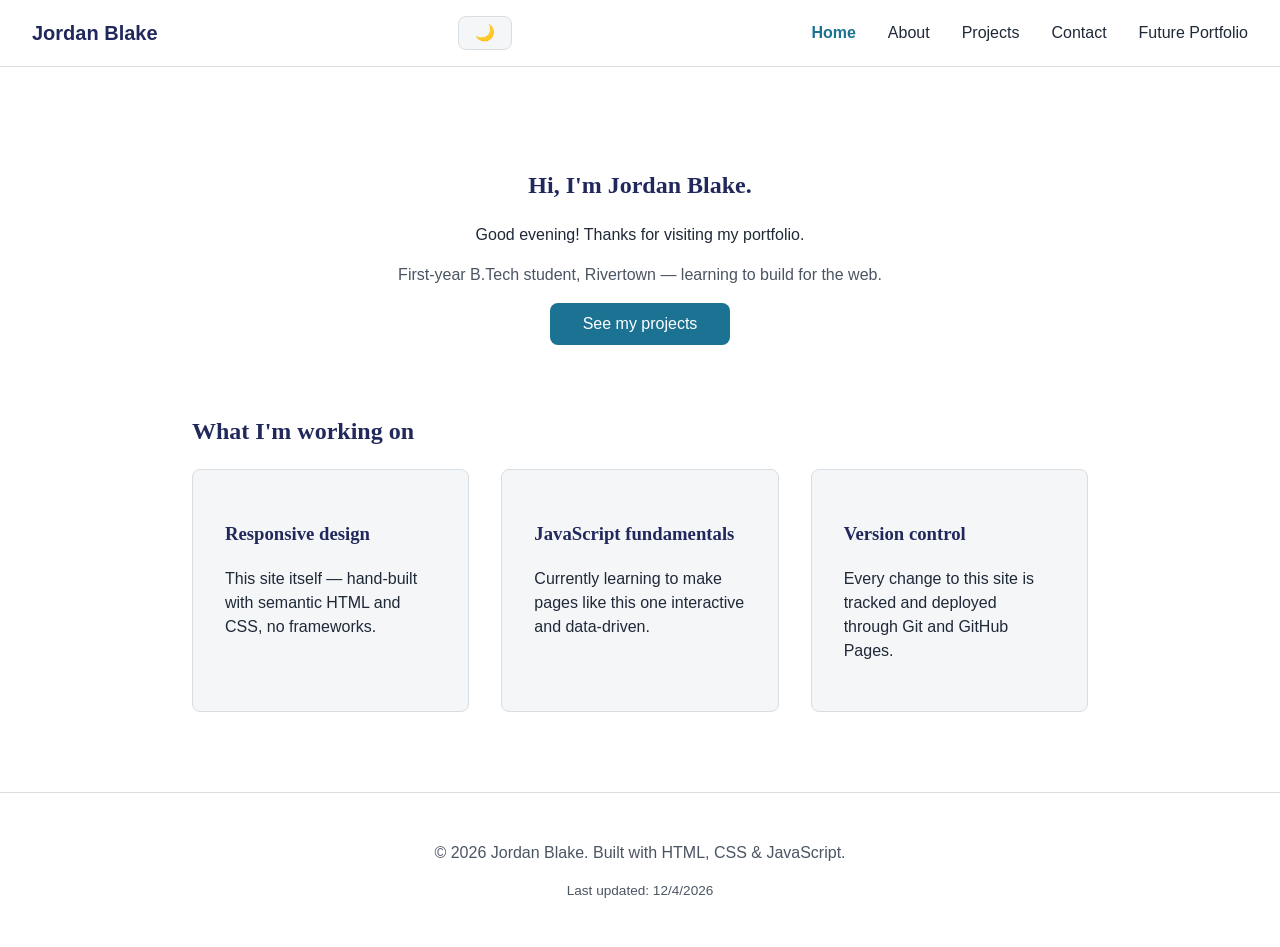
<file: index.html>
<!DOCTYPE html>
<html lang="en">
<head>
  <meta charset="UTF-8" />
  <meta name="viewport" content="width=device-width, initial-scale=1.0" />
  <title>Jordan Blake | Portfolio</title>
  <link rel="stylesheet" href="css/style.css" />
</head>
<body>
  <header class="site-header">
    <a href="index.html" class="site-header__brand">Jordan Blake</a>
    <div class="site-header__controls">
      <button class="site-header__theme-toggle" type="button" aria-pressed="false" aria-label="Switch to dark theme">🌙</button>
      <button class="site-header__nav-toggle" type="button" aria-expanded="false" aria-controls="primary-nav">
        Menu
      </button>
    </div>
    <nav class="site-header__nav" id="primary-nav">
      <ul class="site-header__nav-list">
        <li><a href="index.html" aria-current="page">Home</a></li>
        <li><a href="about.html">About</a></li>
        <li><a href="projects.html">Projects</a></li>
        <li><a href="contact.html">Contact</a></li>
        <li><a href="resume.html">Future Portfolio</a></li>
      </ul>
    </nav>
  </header>

  <main id="main-content">
    <section class="hero">
      <h1>Hi, I'm Jordan Blake.</h1>
      <p id="greeting"></p>
      <p class="hero__tagline">First-year B.Tech student, Rivertown &mdash; learning to build for the web.</p>
      <a href="projects.html" class="button button--primary">See my projects</a>
    </section>

    <section class="highlights">
      <h2>What I'm working on</h2>
      <div class="highlights__grid">
        <article class="card">
          <h3>Responsive design</h3>
          <p>This site itself &mdash; hand-built with semantic HTML and CSS, no frameworks.</p>
        </article>
        <article class="card">
          <h3>JavaScript fundamentals</h3>
          <p>Currently learning to make pages like this one interactive and data-driven.</p>
        </article>
        <article class="card">
          <h3>Version control</h3>
          <p>Every change to this site is tracked and deployed through Git and GitHub Pages.</p>
        </article>
      </div>
    </section>
  </main>

  <footer class="site-footer">
    <p>&copy; <span id="current-year">2026</span> Jordan Blake. Built with HTML, CSS &amp; JavaScript.</p>
  </footer>

  <script src="script.js" defer></script>
</body>
</html>
</file>
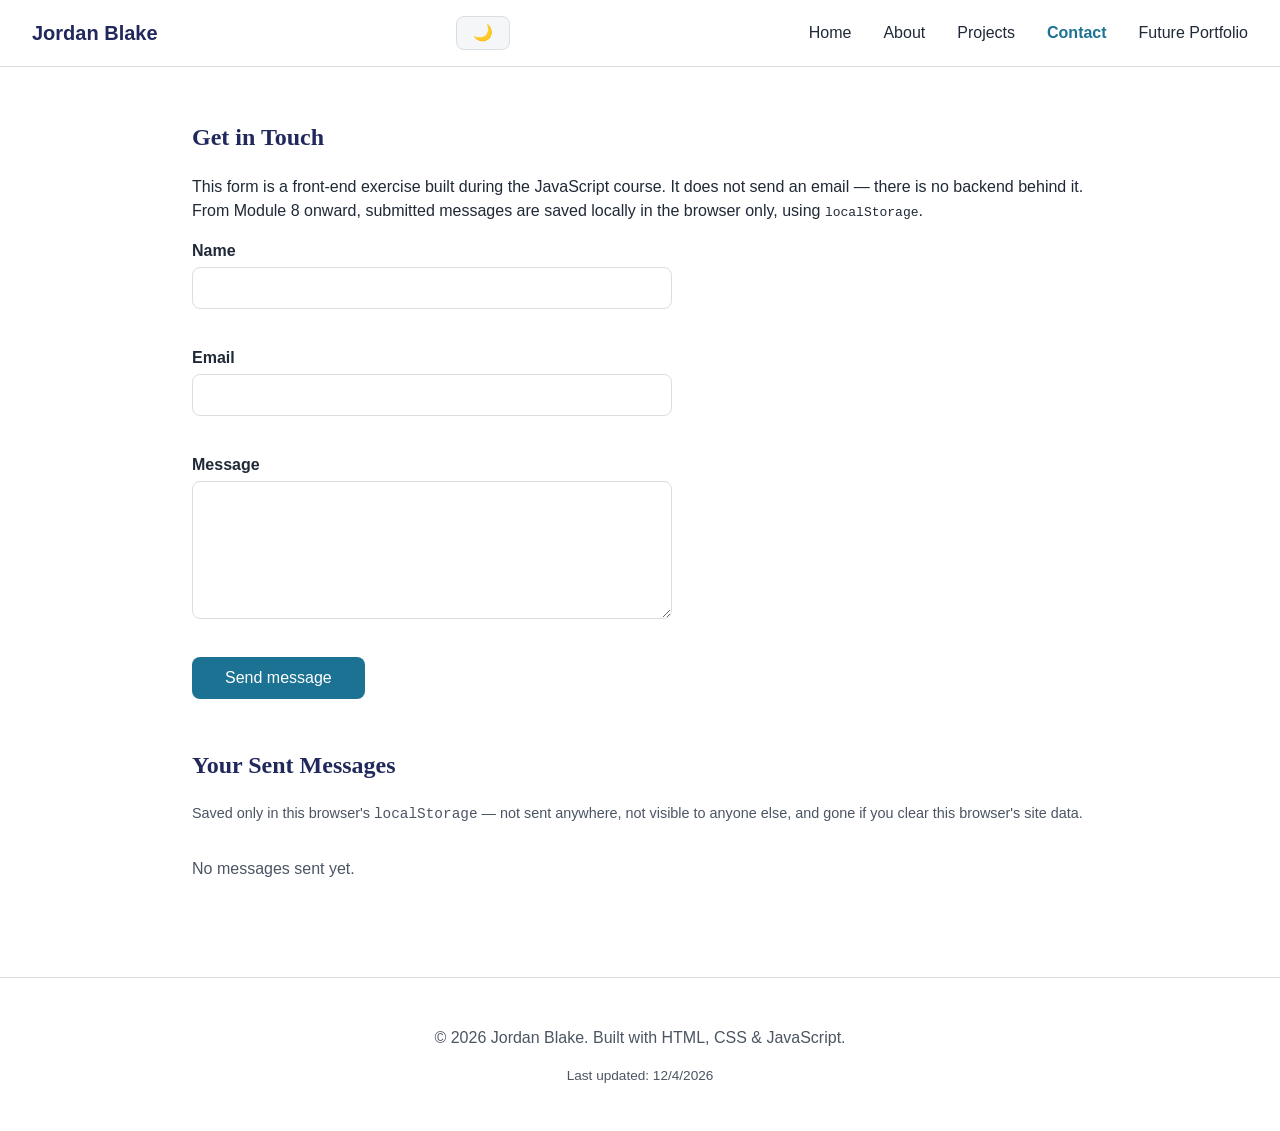
<file: contact.html>
<!DOCTYPE html>
<html lang="en">
<head>
  <meta charset="UTF-8" />
  <meta name="viewport" content="width=device-width, initial-scale=1.0" />
  <title>Contact | Jordan Blake</title>
  <link rel="stylesheet" href="css/style.css" />
</head>
<body>
  <header class="site-header">
    <a href="index.html" class="site-header__brand">Jordan Blake</a>
    <div class="site-header__controls">
      <button class="site-header__theme-toggle" type="button" aria-pressed="false" aria-label="Switch to dark theme">🌙</button>
      <button class="site-header__nav-toggle" type="button" aria-expanded="false" aria-controls="primary-nav">
        Menu
      </button>
    </div>
    <nav class="site-header__nav" id="primary-nav">
      <ul class="site-header__nav-list">
        <li><a href="index.html">Home</a></li>
        <li><a href="about.html">About</a></li>
        <li><a href="projects.html">Projects</a></li>
        <li><a href="contact.html" aria-current="page">Contact</a></li>
        <li><a href="resume.html">Future Portfolio</a></li>
      </ul>
    </nav>
  </header>

  <main id="main-content">
    <section class="page-intro">
      <h1>Get in Touch</h1>
      <p>
        This form is a front-end exercise built during the JavaScript course. It does not
        send an email &mdash; there is no backend behind it. From Module 8 onward, submitted
        messages are saved locally in the browser only, using <code>localStorage</code>.
      </p>
    </section>

    <section class="contact-form-section">
      <form id="contact-form" novalidate>
        <div class="form-field">
          <label for="contact-name">Name</label>
          <input type="text" id="contact-name" name="name" required />
          <p class="form-field__error" id="contact-name-error" aria-live="polite"></p>
        </div>

        <div class="form-field">
          <label for="contact-email">Email</label>
          <input type="email" id="contact-email" name="email" required />
          <p class="form-field__error" id="contact-email-error" aria-live="polite"></p>
        </div>

        <div class="form-field">
          <label for="contact-message">Message</label>
          <textarea id="contact-message" name="message" rows="5" required></textarea>
          <p class="form-field__error" id="contact-message-error" aria-live="polite"></p>
        </div>

        <button type="submit" class="button button--primary">Send message</button>
        <p class="form-success" id="contact-success" aria-live="polite" hidden>
          Thanks! Your message has been saved locally.
        </p>
      </form>
    </section>

    <section class="contact-messages-section">
      <h2>Your Sent Messages</h2>
      <p class="contact-messages-note">
        Saved only in this browser's <code>localStorage</code> &mdash; not sent anywhere,
        not visible to anyone else, and gone if you clear this browser's site data.
      </p>
      <div class="messages-list" id="messages-list">
        <!-- Rendered by script.js from localStorage's "contactMessages" key. -->
      </div>
    </section>
  </main>

  <footer class="site-footer">
    <p>&copy; <span id="current-year">2026</span> Jordan Blake. Built with HTML, CSS &amp; JavaScript.</p>
  </footer>

  <script src="script.js" defer></script>
</body>
</html>
</file>
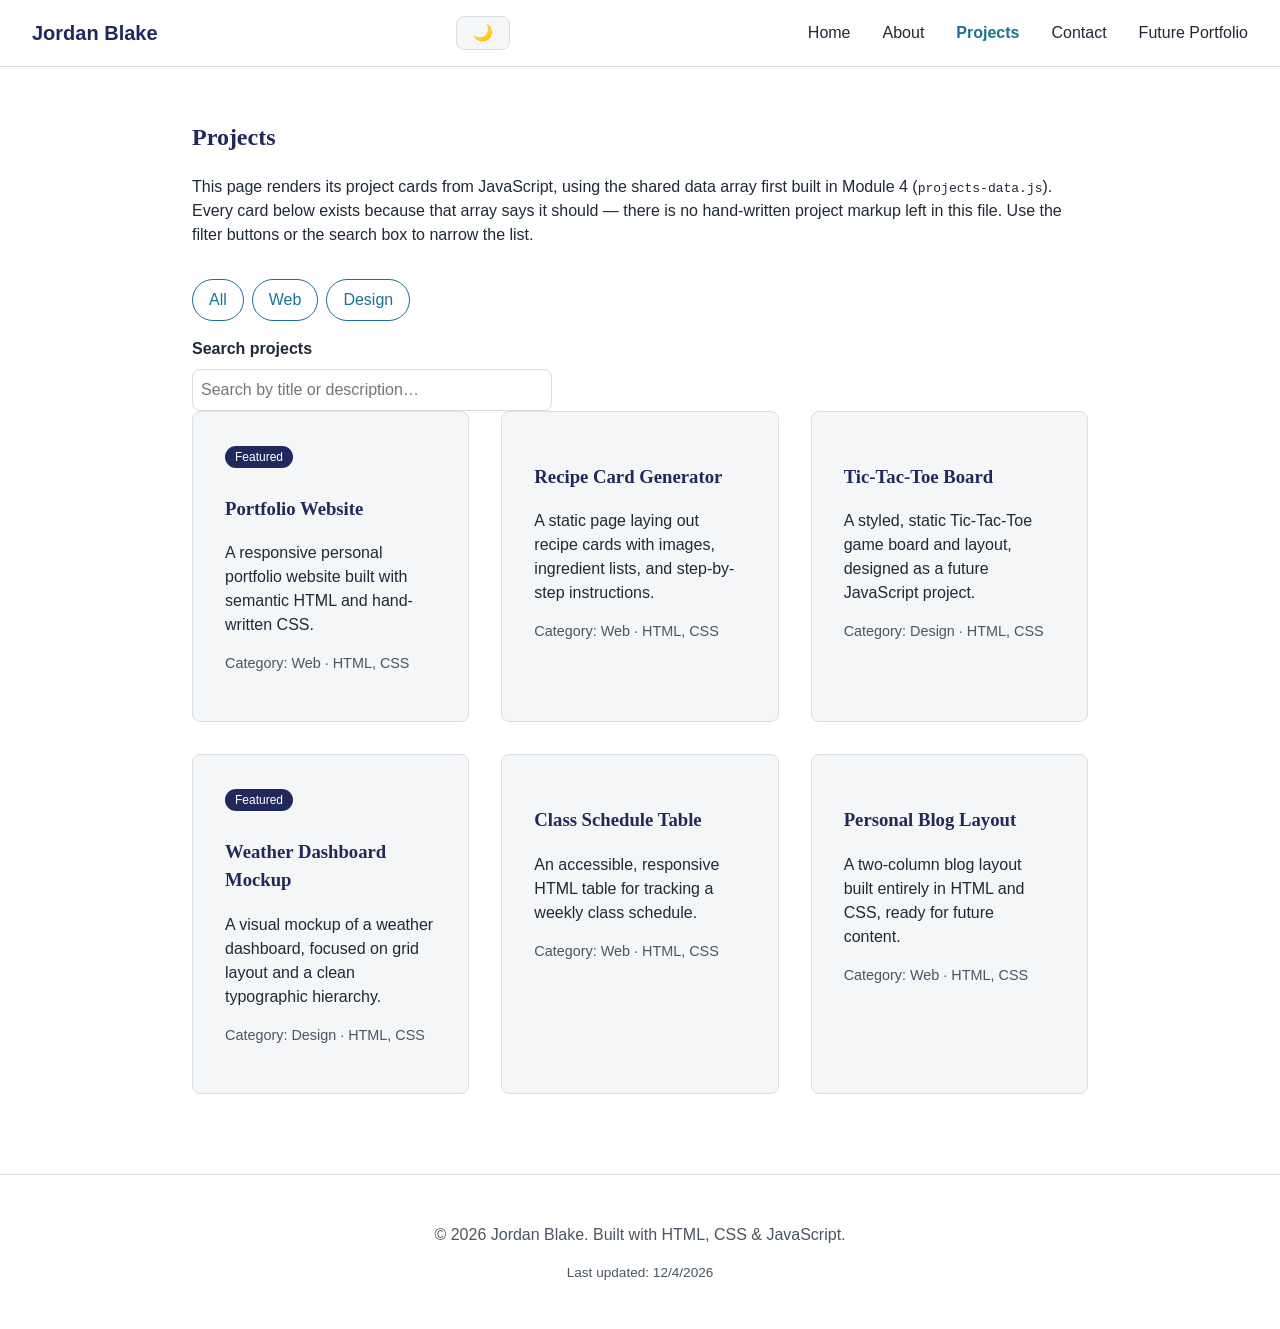
<file: projects.html>
<!DOCTYPE html>
<html lang="en">
<head>
  <meta charset="UTF-8" />
  <meta name="viewport" content="width=device-width, initial-scale=1.0" />
  <title>Projects | Jordan Blake</title>
  <link rel="stylesheet" href="css/style.css" />
</head>
<body>
  <header class="site-header">
    <a href="index.html" class="site-header__brand">Jordan Blake</a>
    <div class="site-header__controls">
      <button class="site-header__theme-toggle" type="button" aria-pressed="false" aria-label="Switch to dark theme">🌙</button>
      <button class="site-header__nav-toggle" type="button" aria-expanded="false" aria-controls="primary-nav">
        Menu
      </button>
    </div>
    <nav class="site-header__nav" id="primary-nav">
      <ul class="site-header__nav-list">
        <li><a href="index.html">Home</a></li>
        <li><a href="about.html">About</a></li>
        <li><a href="projects.html" aria-current="page">Projects</a></li>
        <li><a href="contact.html">Contact</a></li>
        <li><a href="resume.html">Future Portfolio</a></li>
      </ul>
    </nav>
  </header>

  <main id="main-content">
    <section class="page-intro">
      <h1>Projects</h1>
      <p>
        This page renders its project cards from JavaScript, using the shared data array
        first built in Module 4 (<code>projects-data.js</code>). Every card below exists
        because that array says it should &mdash; there is no hand-written project markup
        left in this file. Use the filter buttons or the search box to narrow the list.
      </p>
    </section>

    <section class="projects-controls">
      <div class="projects-filter-bar" id="filter-buttons">
        <!-- Rendered by script.js: one button per category found in projects-data.js, plus "All". -->
      </div>
      <div class="projects-search">
        <label for="project-search">Search projects</label>
        <input type="text" id="project-search" placeholder="Search by title or description&hellip;" />
      </div>
    </section>

    <section class="projects-dynamic-mount" id="project-list">
      <!-- Rendered by script.js from projects-data.js. -->
    </section>
  </main>

  <footer class="site-footer">
    <p>&copy; <span id="current-year">2026</span> Jordan Blake. Built with HTML, CSS &amp; JavaScript.</p>
  </footer>

  <script src="projects-data.js" defer></script>
  <script src="script.js" defer></script>
</body>
</html>
</file>
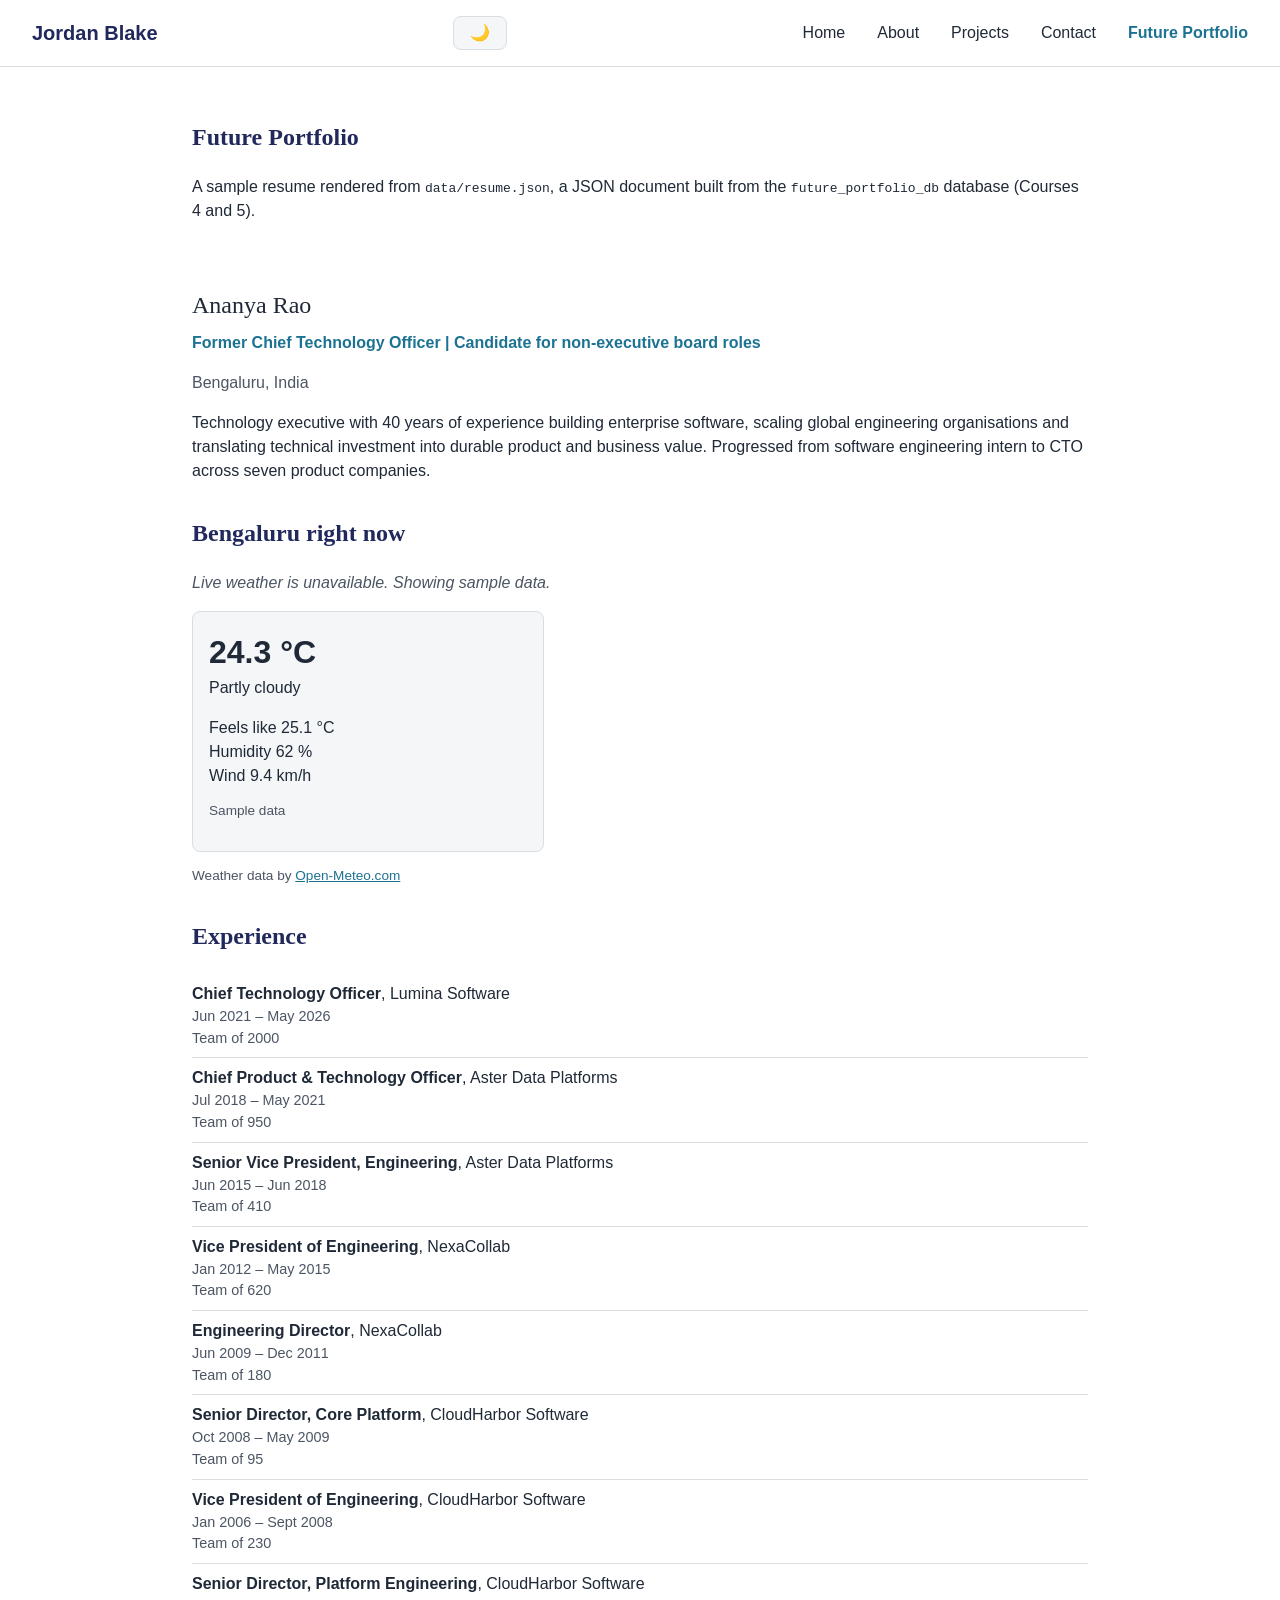
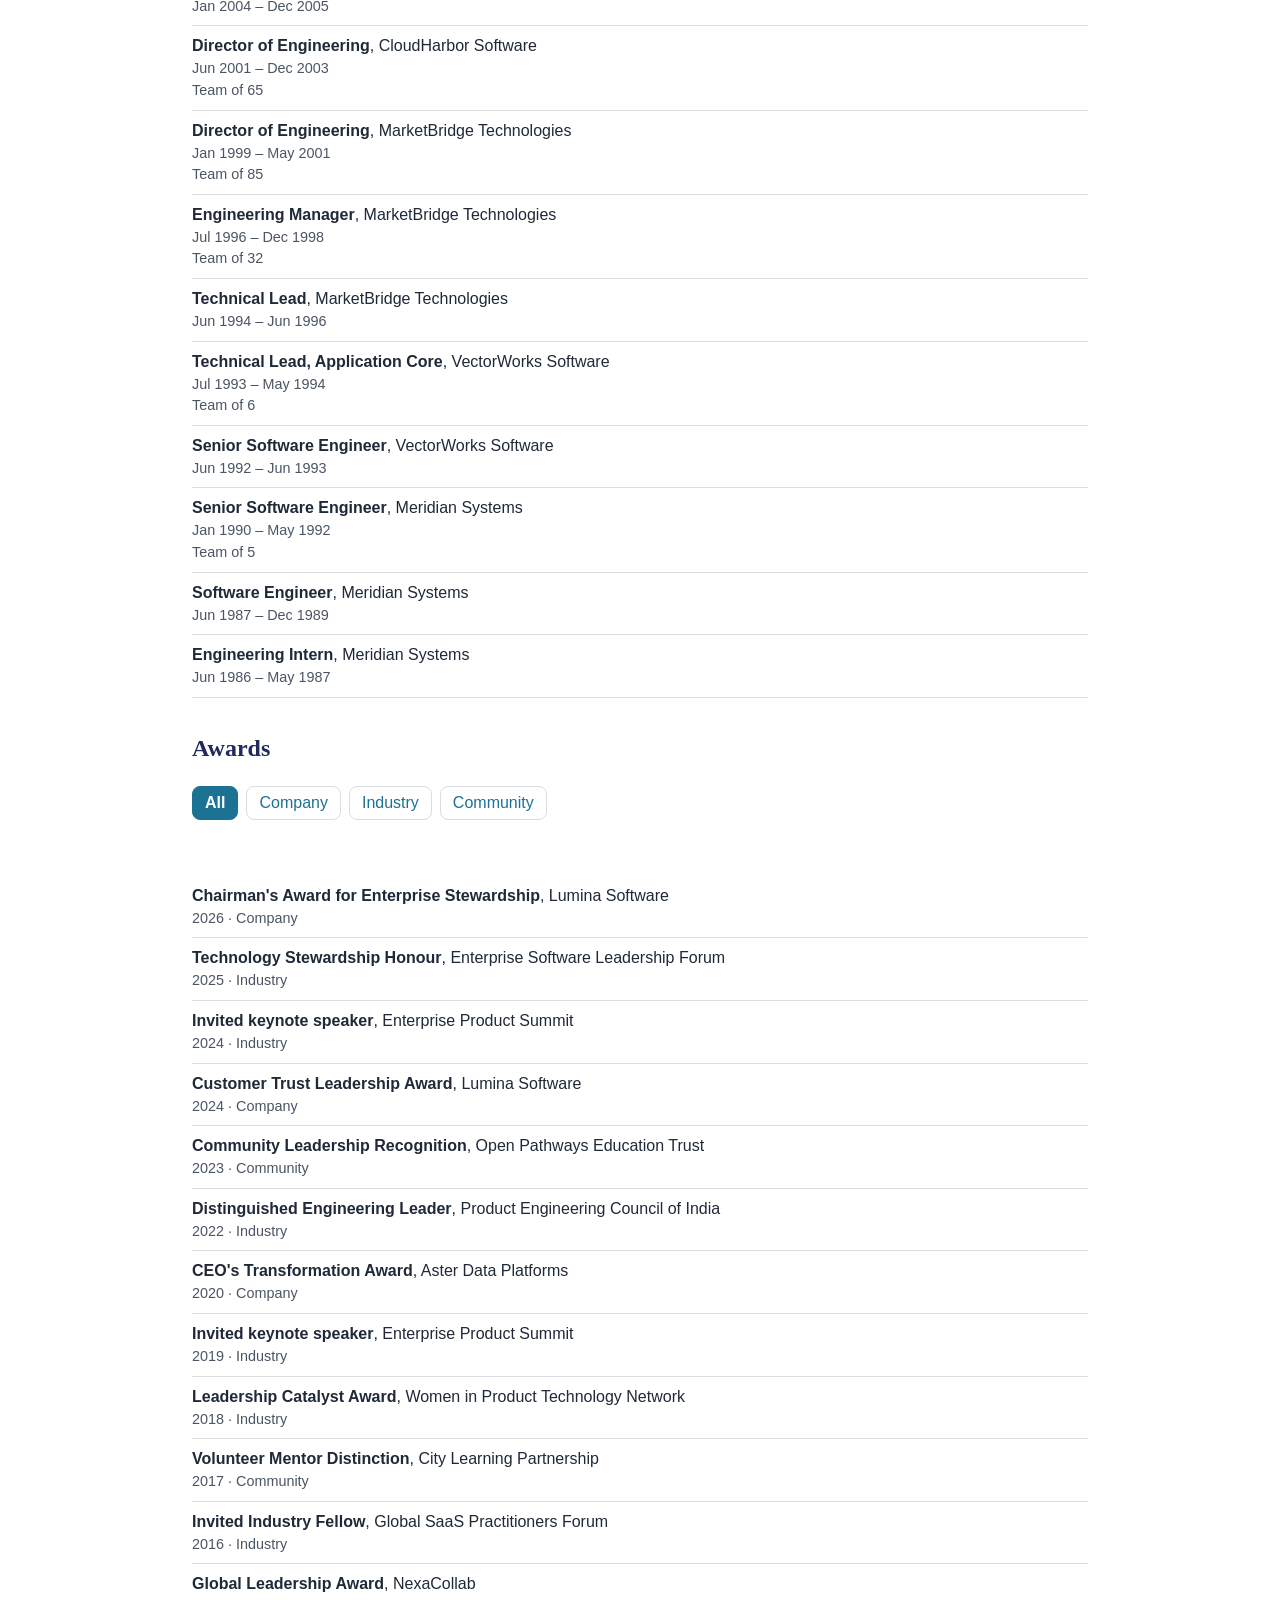
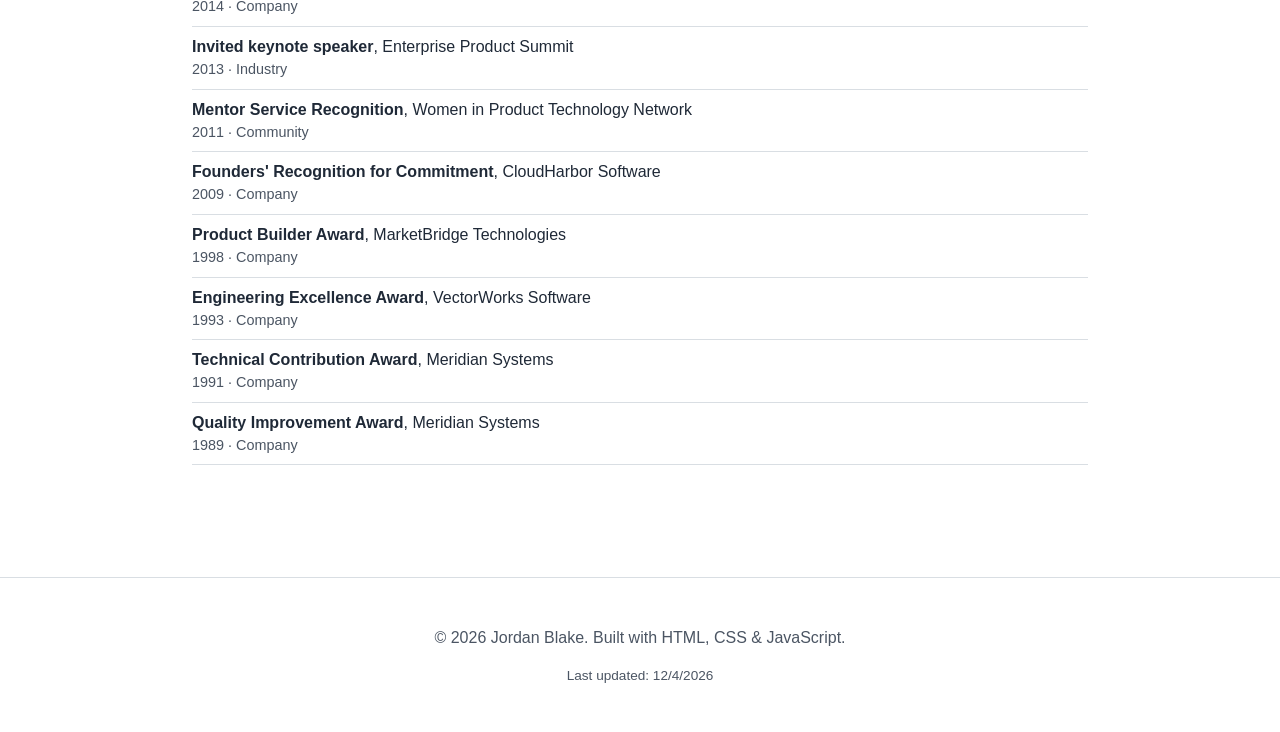
<file: resume.html>
<!DOCTYPE html>
<html lang="en">
<head>
  <meta charset="UTF-8" />
  <meta name="viewport" content="width=device-width, initial-scale=1.0" />
  <title>Future Portfolio | Jordan Blake</title>
  <link rel="stylesheet" href="css/style.css" />
</head>
<body>
  <header class="site-header">
    <a href="index.html" class="site-header__brand">Jordan Blake</a>
    <div class="site-header__controls">
      <button class="site-header__theme-toggle" type="button" aria-pressed="false" aria-label="Switch to dark theme">🌙</button>
      <button class="site-header__nav-toggle" type="button" aria-expanded="false" aria-controls="primary-nav">
        Menu
      </button>
    </div>
    <nav class="site-header__nav" id="primary-nav">
      <ul class="site-header__nav-list">
        <li><a href="index.html">Home</a></li>
        <li><a href="about.html">About</a></li>
        <li><a href="projects.html">Projects</a></li>
        <li><a href="contact.html">Contact</a></li>
        <li><a href="resume.html" aria-current="page">Future Portfolio</a></li>
      </ul>
    </nav>
  </header>

  <main id="main-content">
    <section class="page-intro">
      <h1>Future Portfolio</h1>
      <p>
        A sample resume rendered from <code>data/resume.json</code>, a JSON document
        built from the <code>future_portfolio_db</code> database (Courses 4 and 5).
      </p>
    </section>

    <!-- Rendered by js/resume.js from data/resume.json -->
    <p class="status" id="resume-status" aria-live="polite"></p>

    <section class="resume-section" aria-labelledby="profile-heading">
      <h2 id="profile-heading" class="visually-hidden">Profile</h2>
      <div class="resume-profile" id="profile"></div>
    </section>

    <!-- Rendered by js/weather.js from Open-Meteo (cached 15 minutes) -->
    <section class="resume-section weather" id="weather" aria-labelledby="weather-heading">
      <h2 id="weather-heading">Bengaluru right now</h2>
      <p class="status" id="weather-status" aria-live="polite"></p>
      <div class="weather-card" id="weather-card" hidden>
        <p class="weather-card__temp" id="weather-temp"></p>
        <p class="weather-card__condition" id="weather-condition"></p>
        <ul class="weather-card__details">
          <li id="weather-feels"></li>
          <li id="weather-humidity"></li>
          <li id="weather-wind"></li>
        </ul>
        <p class="weather-card__updated" id="weather-updated"></p>
      </div>
      <p class="weather-credit">Weather data by <a href="https://open-meteo.com/" target="_blank" rel="noopener">Open-Meteo.com</a></p>
    </section>

    <section class="resume-section" aria-labelledby="experience-heading">
      <h2 id="experience-heading">Experience</h2>
      <ol class="resume-list" id="experience"></ol>
    </section>

    <section class="resume-section" aria-labelledby="awards-heading">
      <h2 id="awards-heading">Awards</h2>
      <nav class="awards-filter" aria-label="Filter awards by category">
        <a href="resume.html">All</a>
        <a href="resume.html?category=Company">Company</a>
        <a href="resume.html?category=Industry">Industry</a>
        <a href="resume.html?category=Community">Community</a>
      </nav>
      <p class="status" id="awards-status" aria-live="polite"></p>
      <ol class="resume-list" id="awards"></ol>
    </section>
  </main>

  <footer class="site-footer">
    <p>&copy; <span id="current-year">2026</span> Jordan Blake. Built with HTML, CSS &amp; JavaScript.</p>
  </footer>

  <script src="script.js" defer></script>
  <script src="js/api.js" defer></script>
  <script src="js/resume.js" defer></script>
  <script src="js/weather.js" defer></script>
</body>
</html>
</file>
<file: css/style.css>
/* ==========================================================================
   Jordan Blake — Portfolio
   Baseline stylesheet carried over from Course 1 (HTML & CSS).
   Do not restructure this file in the JavaScript course — only add to it
   where a module explicitly asks you to (e.g. Module 6 theme switcher).
   ========================================================================== */

:root {
  --color-bg: #ffffff;
  --color-surface: #f4f6f8;
  --color-text: #1f2937;
  --color-text-muted: #4b5563;
  --color-primary: #1c7293;
  --color-primary-dark: #14506a;
  --color-accent: #21295c;
  --color-border: #d9dee3;
  --font-body: Arial, Helvetica, sans-serif;
  --font-heading: Georgia, "Times New Roman", serif;
  --space-sm: 0.5rem;
  --space-md: 1rem;
  --space-lg: 2rem;
  --space-xl: 3rem;
  --radius: 8px;
}

/* Optional dark theme, wired up interactively in Module 6 */
:root[data-theme="dark"] {
  --color-bg: #14181f;
  --color-surface: #1d232c;
  --color-text: #e5e7eb;
  --color-text-muted: #9ca3af;
  --color-border: #2b3340;
}

* {
  box-sizing: border-box;
}

body {
  margin: 0;
  font-family: var(--font-body);
  color: var(--color-text);
  background-color: var(--color-bg);
  line-height: 1.5;
}

h1, h2, h3 {
  font-family: var(--font-heading);
  color: var(--color-accent);
}

a {
  color: var(--color-primary);
}

a:focus-visible,
button:focus-visible,
input:focus-visible,
textarea:focus-visible {
  outline: 3px solid var(--color-primary);
  outline-offset: 2px;
}

/* ---------- Site header / nav ---------- */

.site-header {
  display: flex;
  align-items: center;
  justify-content: space-between;
  padding: var(--space-md) var(--space-lg);
  border-bottom: 1px solid var(--color-border);
}

.site-header__brand {
  font-weight: bold;
  text-decoration: none;
  font-size: 1.25rem;
  color: var(--color-accent);
}

.site-header__nav-toggle {
  display: inline-block;
  background: var(--color-surface);
  border: 1px solid var(--color-border);
  border-radius: var(--radius);
  padding: var(--space-sm) var(--space-md);
  font: inherit;
  cursor: pointer;
}

.site-header__nav-list {
  list-style: none;
  display: none;
  gap: var(--space-lg);
  margin: 0;
  padding: 0;
}

.site-header__nav-list li a {
  text-decoration: none;
  color: var(--color-text);
}

.site-header__nav-list li a[aria-current="page"] {
  color: var(--color-primary);
  font-weight: bold;
}

/* Module 6 toggles this class on/off via JavaScript to show/hide the menu
   on small screens. Until Module 6, the full list is always shown on
   desktop widths via the media query below. */
.site-header__nav--open .site-header__nav-list {
  display: flex;
  flex-direction: column;
}

@media (min-width: 640px) {
  .site-header__nav-toggle {
    display: none;
  }
  .site-header__nav-list {
    display: flex;
    flex-direction: row;
  }
}

/* ---------- Layout / sections ---------- */

main {
  max-width: 960px;
  margin: 0 auto;
  padding: var(--space-lg);
}

.hero {
  text-align: center;
  padding: var(--space-xl) var(--space-md);
}

.hero__tagline {
  color: var(--color-text-muted);
}

.highlights__grid,
.projects-static-grid,
.projects-dynamic-mount {
  display: grid;
  grid-template-columns: 1fr;
  gap: var(--space-lg);
}

@media (min-width: 640px) {
  .highlights__grid,
  .projects-static-grid,
  .projects-dynamic-mount {
    grid-template-columns: repeat(3, 1fr);
  }
}

.card {
  background-color: var(--color-surface);
  border: 1px solid var(--color-border);
  border-radius: var(--radius);
  padding: var(--space-lg);
}

.card__meta {
  color: var(--color-text-muted);
  font-size: 0.9rem;
}

.button {
  display: inline-block;
  padding: var(--space-sm) var(--space-lg);
  border-radius: var(--radius);
  text-decoration: none;
  font: inherit;
  cursor: pointer;
  border: 1px solid transparent;
}

.button--primary {
  background-color: var(--color-primary);
  color: #ffffff;
}

.button--primary:hover {
  background-color: var(--color-primary-dark);
}

/* ---------- Module 5 (Exercise 3): classList utility ---------- */

.highlight {
  color: #2a6df4;
  font-weight: bold;
}

/* ---------- Forms (Module 8) ---------- */

.form-field {
  margin-bottom: var(--space-md);
  display: flex;
  flex-direction: column;
  gap: 0.25rem;
  max-width: 480px;
}

.form-field label {
  font-weight: bold;
}

.form-field input,
.form-field textarea {
  padding: var(--space-sm);
  border: 1px solid var(--color-border);
  border-radius: var(--radius);
  font: inherit;
}

.form-field__error {
  color: #b91c1c;
  font-size: 0.9rem;
  min-height: 1.2em;
  margin: 0;
}

.form-success {
  color: #166534;
  font-weight: bold;
}

.contact-messages-section {
  margin-top: var(--space-xl);
}

.contact-messages-note {
  color: var(--color-text-muted);
  font-size: 0.9rem;
}

.messages-list {
  margin-top: var(--space-md);
  display: flex;
  flex-direction: column;
  gap: var(--space-md);
}

.message-card {
  background-color: var(--color-surface);
  border: 1px solid var(--color-border);
  border-radius: var(--radius);
  padding: var(--space-md) var(--space-lg);
}

.message-card__meta {
  margin: 0 0 var(--space-sm) 0;
}

.message-card__date {
  color: var(--color-text-muted);
  font-size: 0.8rem;
  margin: var(--space-sm) 0 0 0;
}

.messages-empty {
  color: var(--color-text-muted);
}

/* ---------- Footer ---------- */

.site-footer {
  text-align: center;
  padding: var(--space-lg);
  color: var(--color-text-muted);
  border-top: 1px solid var(--color-border);
  margin-top: var(--space-xl);
}

/* Module 5 (Exercise 5): the "Last updated" note script.js appends here */
.site-footer__note {
  font-size: 0.85rem;
  margin-top: var(--space-sm);
}

/* ---------- Module 6: header controls (theme toggle + nav toggle) ---------- */

.site-header__controls {
  display: flex;
  align-items: center;
  gap: var(--space-sm);
}

.site-header__theme-toggle {
  display: inline-flex;
  align-items: center;
  justify-content: center;
  background: var(--color-surface);
  border: 1px solid var(--color-border);
  border-radius: var(--radius);
  padding: var(--space-sm) var(--space-md);
  font: inherit;
  line-height: 1;
  cursor: pointer;
}


/* ---------- Module 7: data-driven projects page ---------- */

.projects-controls {
  margin-top: var(--space-lg);
  display: flex;
  flex-direction: column;
  gap: var(--space-md);
}

.projects-filter-bar {
  display: flex;
  flex-wrap: wrap;
  gap: var(--space-sm);
}

.filter-btn {
  padding: var(--space-sm) var(--space-md);
  border: 1px solid var(--color-primary);
  background: transparent;
  color: var(--color-primary);
  border-radius: 999px;
  font: inherit;
  cursor: pointer;
}

.filter-btn:hover,
.filter-btn--active {
  background-color: var(--color-primary);
  color: #ffffff;
}

.projects-search label {
  display: block;
  font-weight: bold;
  margin-bottom: var(--space-sm);
}

.projects-search input {
  width: 100%;
  max-width: 360px;
  padding: var(--space-sm);
  border: 1px solid var(--color-border);
  border-radius: var(--radius);
  font: inherit;
}

.project-card {
  position: relative;
}

.project-card__badge {
  display: inline-block;
  background-color: var(--color-accent);
  color: #ffffff;
  font-size: 0.75rem;
  padding: 2px 10px;
  border-radius: 12px;
  margin-bottom: var(--space-sm);
}

.projects-empty {
  color: var(--color-text-muted);
  padding: var(--space-lg) 0;
}

/* ---------- Module 9: GitHub Activity (fetch/async) ---------- */

.github-activity {
  margin-top: var(--space-xl);
}

.github-activity__intro {
  color: var(--color-text-muted);
  font-size: 0.9rem;
}

.github-card-mount {
  margin-top: var(--space-md);
  color: var(--color-text-muted);
}

/* Loading-state styling (Exercise 4) -- a small, calm pulse instead of
   plain static text, so a genuinely slow connection still looks alive
   rather than stuck. Applied ONLY while showLoadingState() has set this
   exact class -- renderGitHubCard()/showFailureState() both remove it. */
.github-card-mount--loading {
  font-style: italic;
  animation: github-loading-pulse 1.6s ease-in-out infinite;
}

@keyframes github-loading-pulse {
  0%, 100% { opacity: 1; }
  50% { opacity: 0.5; }
}

.github-card {
  display: flex;
  align-items: center;
  gap: var(--space-md);
  background-color: var(--color-surface);
  border: 1px solid var(--color-border);
  border-radius: var(--radius);
  padding: var(--space-md) var(--space-lg);
}

.github-avatar {
  width: 72px;
  height: 72px;
  border-radius: 50%;
  flex-shrink: 0;
}

.github-info h3 {
  margin: 0 0 var(--space-sm) 0;
}

.github-info p {
  margin: 0.25rem 0;
  color: var(--color-text);
}

.github-fallback-note {
  margin-top: var(--space-sm);
  font-size: 0.85rem;
  color: var(--color-text-muted);
  font-style: italic;
}

.github-error {
  color: #b91c1c;
  font-style: normal;
}

/* ==========================================================================
   Future Portfolio page (Course 5, Module 2)
   ========================================================================== */

.visually-hidden {
  position: absolute;
  width: 1px;
  height: 1px;
  margin: -1px;
  padding: 0;
  overflow: hidden;
  clip: rect(0, 0, 0, 0);
  white-space: nowrap;
  border: 0;
}

.resume-section {
  margin-bottom: var(--space-lg);
}

.resume-profile__name {
  font-family: var(--font-heading);
  font-size: 1.5rem;
  margin-bottom: 0;
}

.resume-profile__headline {
  color: var(--color-primary);
  font-weight: bold;
  margin-top: var(--space-sm);
}

.resume-profile__location {
  color: var(--color-text-muted);
}

.resume-list {
  list-style: none;
  padding: 0;
}

.resume-list li {
  padding: var(--space-sm) 0;
  border-bottom: 1px solid var(--color-border);
}

.resume-list li span {
  display: block;
  color: var(--color-text-muted);
  font-size: 0.9rem;
}

/* Module 3: status lines, the awards filter and the weather widget */

.status {
  color: var(--color-text-muted);
  font-style: italic;
  min-height: 1.5em;
}

.awards-filter {
  display: flex;
  flex-wrap: wrap;
  gap: var(--space-sm);
  margin-bottom: var(--space-sm);
}

.awards-filter a {
  padding: 0.25rem 0.75rem;
  border: 1px solid var(--color-border);
  border-radius: var(--radius);
  color: var(--color-primary);
  text-decoration: none;
}

.awards-filter a[aria-current="true"] {
  background: var(--color-primary);
  border-color: var(--color-primary);
  color: #ffffff;
  font-weight: bold;
}

.weather-card {
  max-width: 22rem;
  padding: var(--space-md);
  background: var(--color-surface);
  border: 1px solid var(--color-border);
  border-radius: var(--radius);
}

.weather-card__temp {
  font-size: 2rem;
  font-weight: bold;
  margin: 0;
}

.weather-card__condition {
  margin-top: 0;
}

.weather-card__details {
  list-style: none;
  padding: 0;
  margin: 0 0 var(--space-sm);
}

.weather-card__updated,
.weather-credit {
  color: var(--color-text-muted);
  font-size: 0.85rem;
}

.pager {
  display: flex;
  align-items: center;
  gap: var(--space-md);
}

.pager button:disabled {
  opacity: 0.5;
  cursor: not-allowed;
}
</file>
